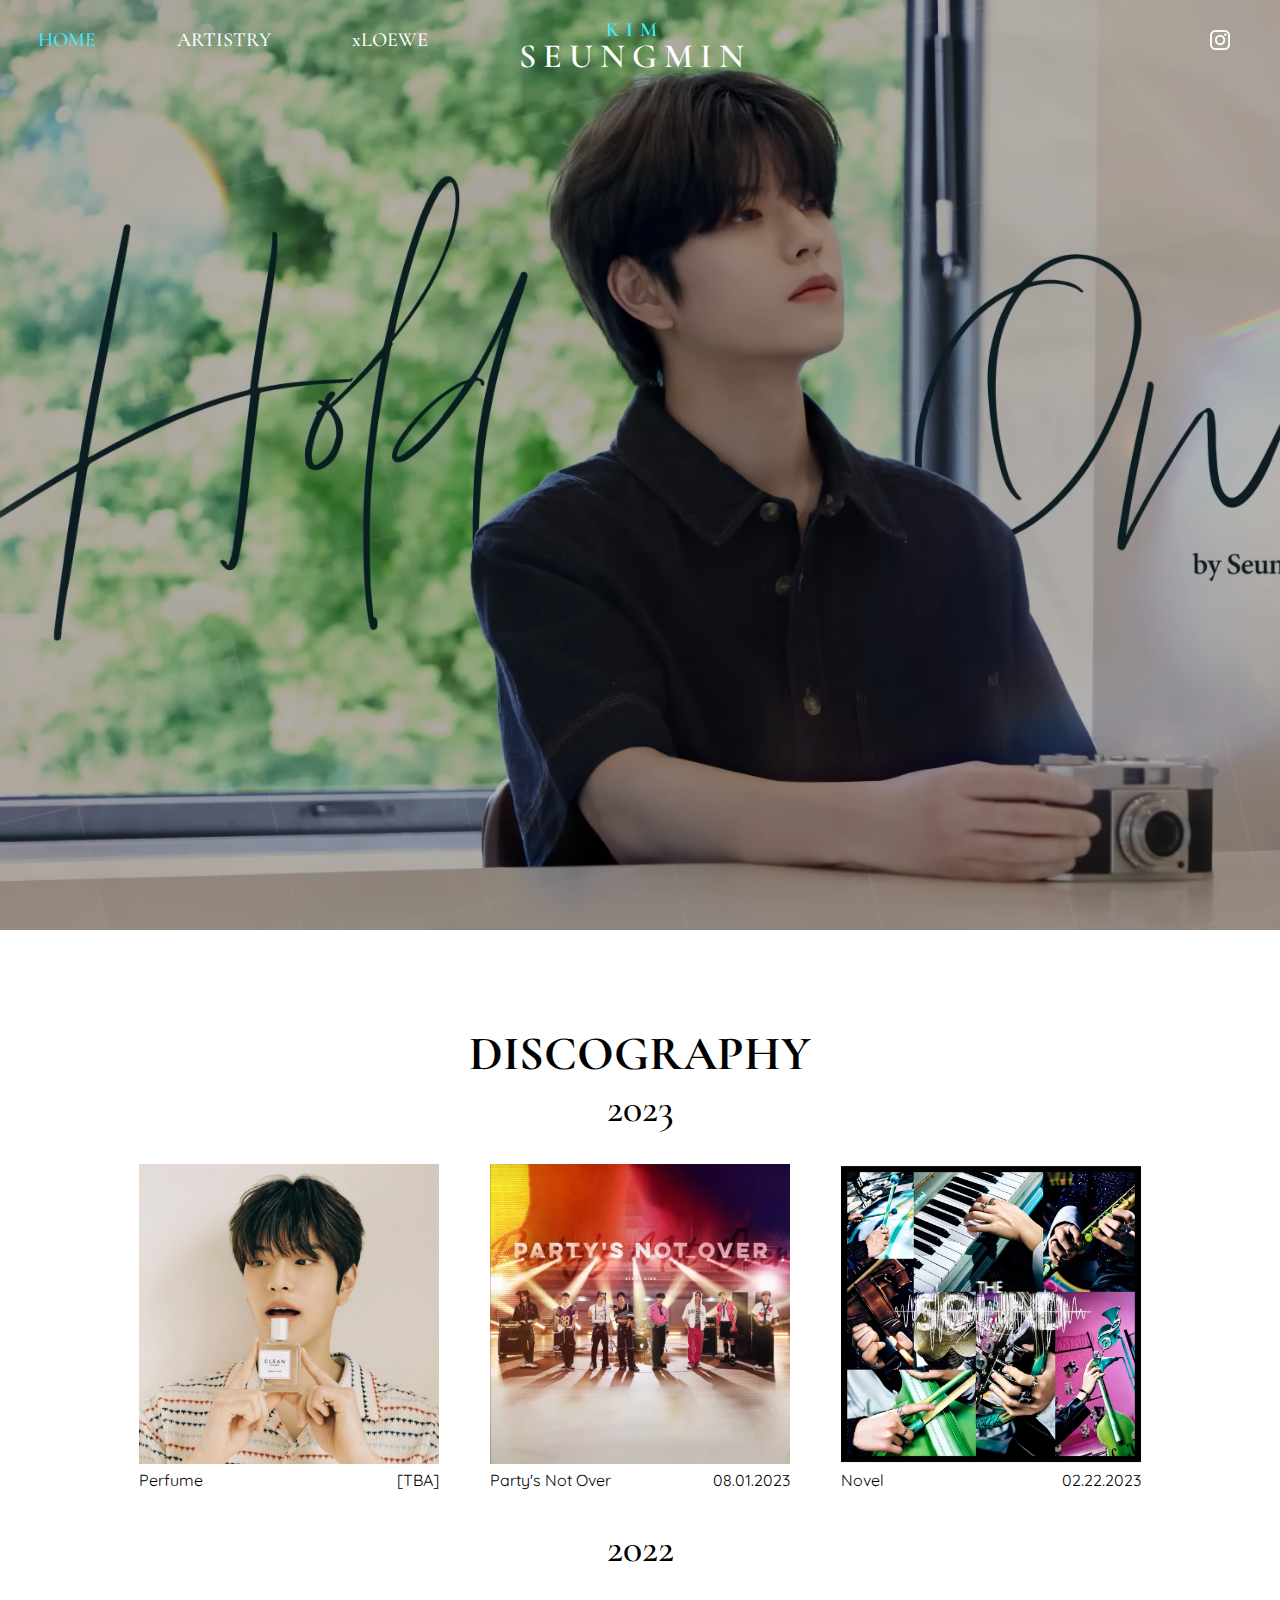
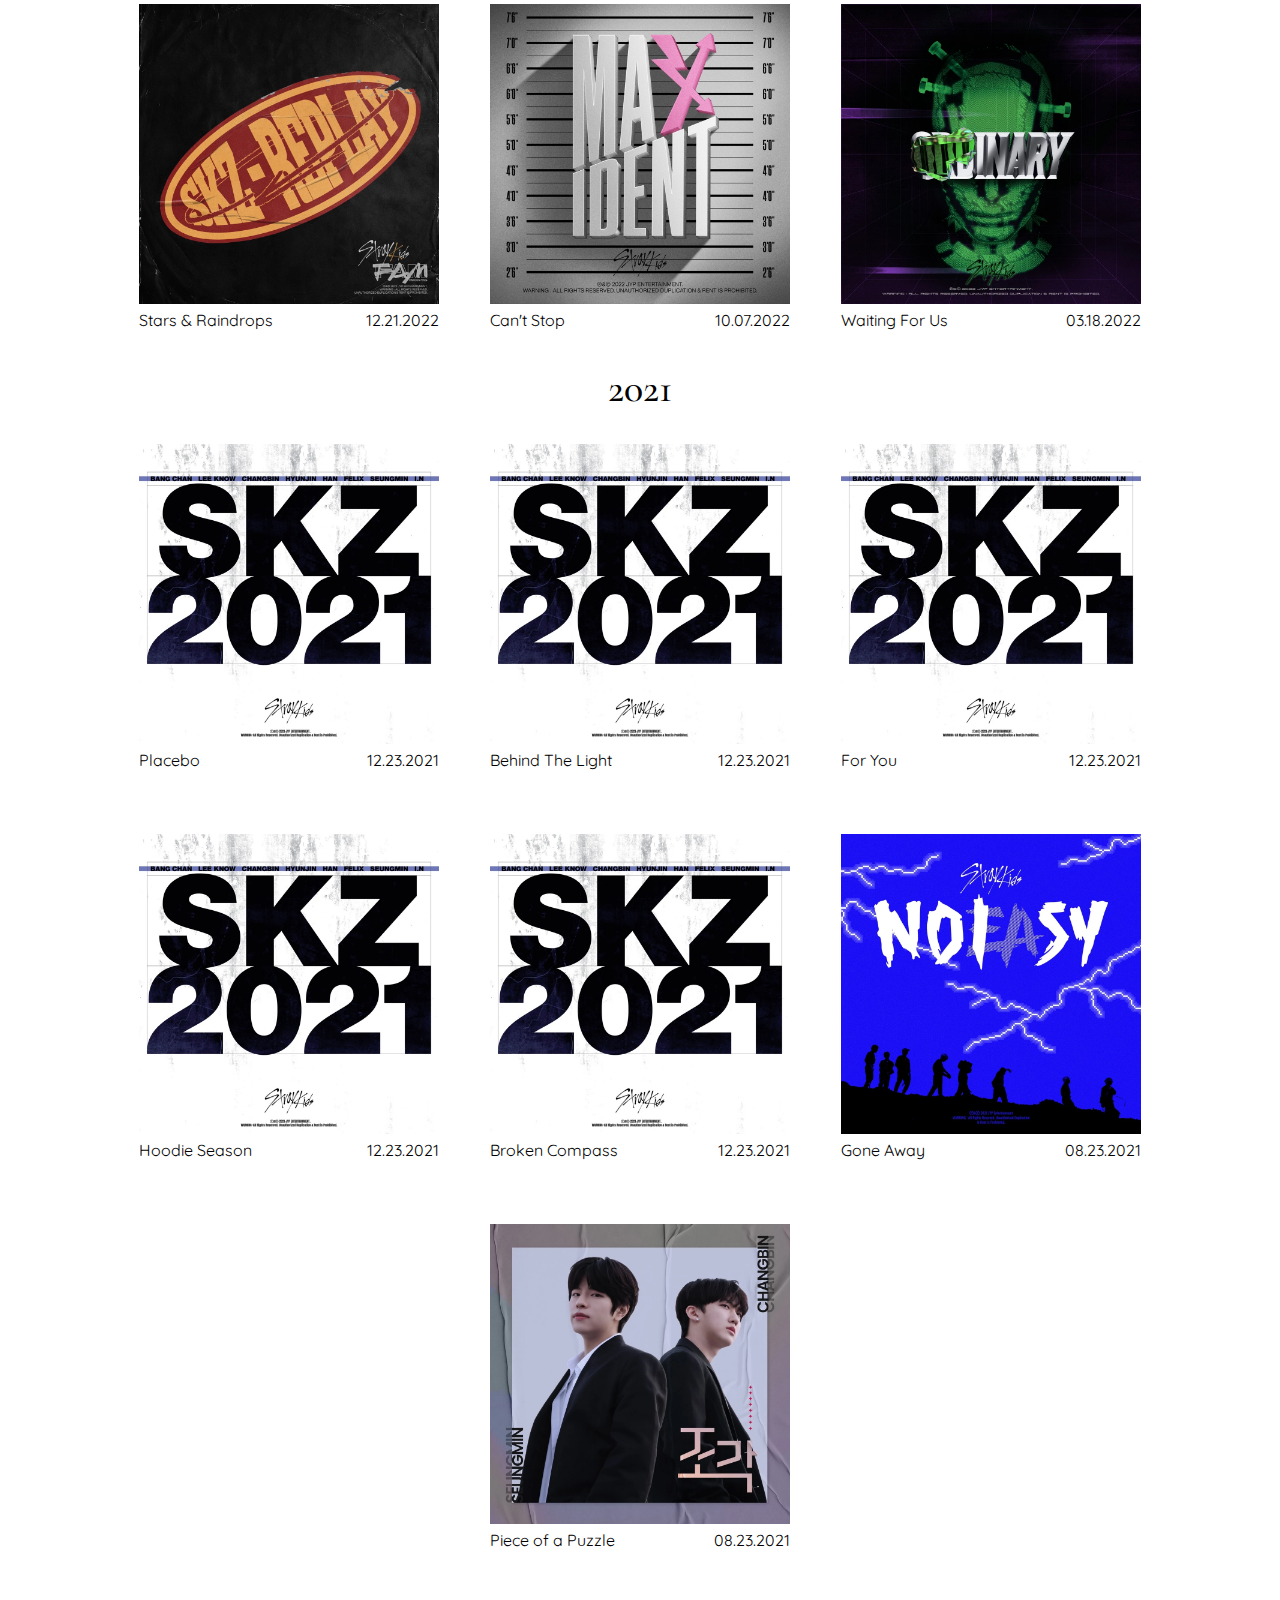
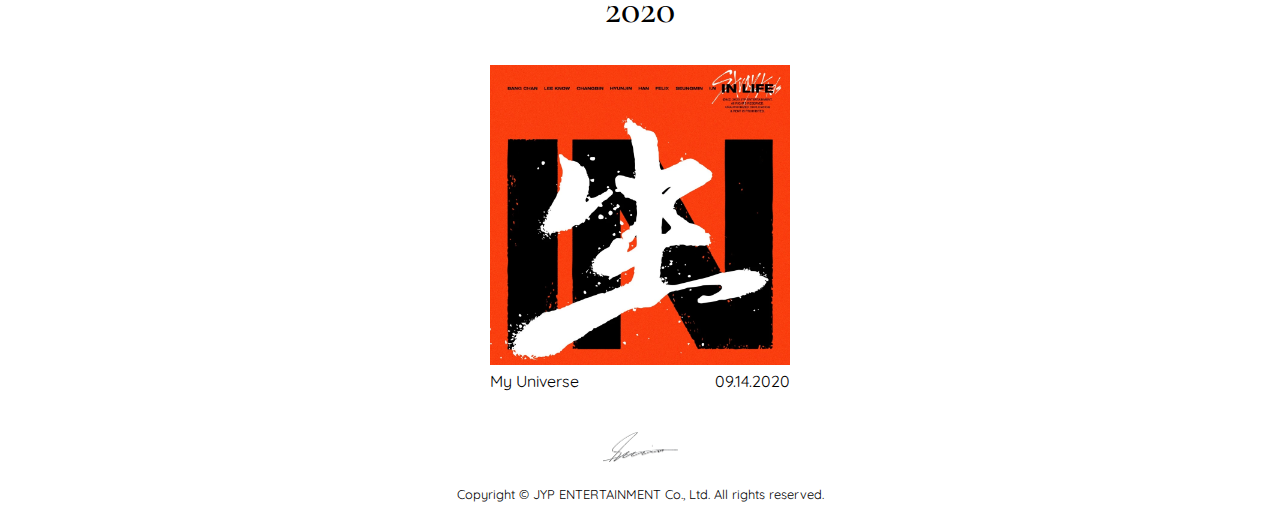
<file: artistry.html>
<!DOCTYPE html>
<html lang="en">
<head>
    <meta charset="UTF-8">
    <meta name="viewport" content="width=device-width, initial-scale=1.0">
    <title>Seungmin | Artistry</title>
    <link rel="icon" href="images/skz-favicon.jpg">

    <link rel="preconnect" href="https://fonts.googleapis.com">
    <link rel="preconnect" href="https://fonts.gstatic.com" crossorigin>
    <link href="https://fonts.googleapis.com/css2?family=Cormorant+Garamond:ital,wght@0,300;0,400;0,500;0,600;0,700;1,300;1,400;1,500;1,600;1,700&family=Quicksand:wght@300..700&display=swap" rel="stylesheet">

    <link rel="stylesheet" href="styles/reset.css">
    <link rel="stylesheet" href="styles/style.css">
</head>

<body>
    <header>
        <!-- Desktop Navigation -->
        <nav id="desktop-nav">
            <a class="blue" href="index.html">HOME</a>
            <a class="blue" href="artistry.html">ARTISTRY</a>
            <a class="blue" href="xloewe.html">xLOEWE</a>
            <a href="https://www.instagram.com/miniverse.___/" target="_blank"><img id="insta-logo" src="images/insta-logo.png" alt="Instagram Logo"></a>
            <a id="blue-wordmark" class="blue" href="index.html">KIM<br><span>SEUNGMIN</span></a>
        </nav>    
        
        <!-- Mobile/Tablet Navigation -->
        <nav id="mobile-nav">
            <button onclick="toggleMenu()"><img id="menu-logo" src="images/menu-icon.png" alt="Menu Icon"></button><br>
            <a id="blue-wordmark" class="blue" href="index.html">KIM<br><span>SEUNGMIN</span></a>
            <a class="link blue hide" href="index.html">HOME</a><br>
            <a class="link blue hide" href="artistry.html">ARTISTRY</a><br>
            <a class="link blue hide" href="xloewe.html">xLOEWE</a><br>
            <a class="link hide" href="https://www.instagram.com/miniverse.___/" target="_blank"><img id="insta-logo" src="images/insta-logo.png" alt="Instagram Logo"></a>
        </nav>

        <img id="banner" src="images/hold-on-banner.png" alt="Hold On Banner Image">
    </header>

    <main>
        <div id="discography"> <!--Grid styling for discography-->
            <h2 class="center span-3-column">DISCOGRAPHY</h2>
            <!-- 2023 Songs -->
            <h3 class="span-3-column">2023</h3>
            <div class="album-cover">
                <a href="https://youtu.be/idqMutKUptI?si=GShNTHAWNHpD6CGI" target="_blank"><img src="images/cover-perfume.png" alt="Perfume Cover"></a>
                <p>Perfume<span>[TBA]</span></p>
            </div>
            <div class="album-cover">
                <a href="https://youtu.be/cMXk7cjr_tc?si=g0oa8G9If0N93zud" target="_blank"><img src="images/cover-partys-not-over.png" alt="Party's Not Over Cover"></a>
                <p>Party's Not Over<span>08.01.2023</span></p>
            </div>
            <div class="album-cover">
                <a href="https://youtu.be/1nEXM0BW8vw?si=c37uIcB-AYFAsM2T" target="_blank"><img src="images/cover-novel.webp" alt="Novel Cover"></a>
                <p>Novel<span>02.22.2023</span></p>
            </div>

            <!-- 2022 Songs -->
            <h3 class="span-3-column">2022</h3>
            <div class="album-cover">
                <a href="https://youtu.be/duO5zmmBYVo?si=UPASCGZvDZOuFC0F" target="_blank"><img src="images/cover-stars-and-raindrops.webp" alt="Stars & Raindrops Cover"></a>
                <p>Stars & Raindrops<span>12.21.2022</span></p>
            </div>
            <div class="album-cover">
                <a href="https://youtu.be/iI2v-CXKXU4?si=WzpHuo-YZ9lgfXLC" target="_blank"><img src="images/cover-cant-stop.webp" alt="Can't Stop Cover"></a>
                <p>Can't Stop<span>10.07.2022</span></p>
            </div>
            <div class="album-cover">
                <a href="https://youtu.be/yQ0i2KmtL0g?si=_gRu4xH-CAFacu3T" target="_blank"><img src="images/cover-waiting-for-us.webp" alt="Waiting For Us Cover"></a>
                <p>Waiting For Us<span>03.18.2022</span></p>
            </div>

            <!-- 2021 Songs -->
            <h3 class="span-3-column">2021</h3>
            <div class="album-cover">
                <a href="https://youtu.be/85-yvOv4R-Q?si=_VpKJlrSixuCDmmq" target="_blank"><img src="images/cover-skz-2021.webp" alt="SKZ 2021 Cover"></a>
                <p>Placebo<span>12.23.2021</span></p>
            </div>
            <div class="album-cover">
                <a href="https://youtu.be/6geBHzLHqmE?si=ZwgCxUH3UkLA5vHr" target="_blank"><img src="images/cover-skz-2021.webp" alt="SKZ 2021 Cover"></a>
                <p>Behind The Light<span>12.23.2021</span></p>
            </div>
            <div class="album-cover">
                <a href="https://youtu.be/3vrhqCJySbk?si=ubUUQWpAOBX5iTRm" target="_blank"><img src="images/cover-skz-2021.webp" alt="SKZ 2021 Cover"></a>
                <p>For You<span>12.23.2021</span></p>
            </div>
            <div class="album-cover">
                <a href="https://youtu.be/PGgYZVPIaTw?si=zPFfwOuRkWEEp-BL" target="_blank"><img src="images/cover-skz-2021.webp" alt="SKZ 2021 Cover"></a>
                <p>Hoodie Season<span>12.23.2021</span></p>
            </div>
            <div class="album-cover">
                <a href="https://youtu.be/cfuflzhDQyI?si=7DCp9qm-Wz2jsgr1" target="_blank"><img src="images/cover-skz-2021.webp" alt="SKZ 2021 Cover"></a>
                <p>Broken Compass<span>12.23.2021</span></p>
            </div>
            <div class="album-cover">
                <a href="https://youtu.be/hu6Xh04n26w?si=uH8Mn_Y24H3HV6uB" target="_blank"><img src="images/cover-gone-away.webp" alt="Gone Away Cover"></a>
                <p>Gone Away<span>08.23.2021</span></p>
            </div>
            <div class="album-cover span-3-column">
                <a href="https://youtu.be/EkB9yZuN7xY?si=n8t6j2-iUEYiBXdF" target="_blank"><img src="images/cover-piece-of-a-puzzle.webp" alt="Piece of a Puzzle"></a>
                <p>Piece of a Puzzle<span>08.23.2021</span></p>
            </div>

            <!-- 2020 songs -->
            <h3 class="span-3-column">2020</h3>
            <div class="album-cover span-3-column">
                <a href="https://youtu.be/FyH3PqBQY3Y?si=6EALeBX_BX7v7ktb" target="_blank"><img src="images/cover-my-universe.webp" alt="My Universe"></a>
                <p>My Universe<span>09.14.2020</span></p>
            </div>
        </div>
    </main>


    <footer>
        <img id="signature" src="images/signature.webp" alt="Seungmin's Signature">
        <p class="center" id="copyright">Copyright © JYP ENTERTAINMENT Co., Ltd. All rights reserved.</p>
    </footer>

    <script src="scripts/script.js"></script>
</body>
</html>
</file>
<file: styles/style.css>
html{
    --red: rgb(192, 52, 28);
    --blue: rgb(65, 236, 255);
    --green: rgb(135, 204, 39);
}

header{
    position: relative;
    width: 100%;
    height: 100vh;
    overflow: hidden;
    padding-top: 30px;
}

a{
    color: white;
    font-family: "Cormorant Garamond", serif;
    font-weight: 500;
    font-size: 1.25em;
    text-decoration: none;
    padding: 3vw;
}

a:hover{
    color: var(--red) !important; 
}

.blue:hover{
    color: var(--blue) !important;
}

.green:hover{
    color: var(--green) !important;
}

a:visited{
    color: white;
}

#wordmark{
    color: var(--red);
    font-weight: 600;
    letter-spacing: 7px;
    display: block;
    text-align: center;
    padding: 60px;
    margin-top: -90px;
}

#wordmark span{
    color: white;
    font-size: 1.7em;
}

#blue-wordmark{
    color: var(--blue);
    font-weight: 600;
    letter-spacing: 7px;
    display: block;
    text-align: center;
    padding: 60px;
    margin-top: -90px;
}

#blue-wordmark span{
    color: white;
    font-size: 1.7em;
}

#green-wordmark{
    color: var(--green);
    font-weight: 600;
    letter-spacing: 7px;
    display: block;
    text-align: center;
    padding: 60px;
    margin-top: -90px;
}

#green-wordmark span{
    color: white;
    font-size: 1.7em;
}

#insta-logo{
    width: 1em;
    float: right;
    padding-right: 50px;
}

/* Mobile/Tablet Header */
#menu-logo{
    display: none;
}

#mobile-nav{
    display: none;
}

/* Header Background */
video {
    width: 100%;
    height: 100%;
    object-fit: cover;
    position: absolute;
    top: 0;
    z-index: -1;
  }

#banner{
    width: 100%;
    height: 100%;
    object-fit: cover;
    position: absolute;
    top:0;
    z-index:-1;
}

/* ------------------------------------------------------------------------------------------------------------------------------------------------------------- */
/* Intro Text */
#intro{
    padding: 100px 15vw 100px 15vw;
}

/* Homepage Image Display Menu */
#era-menu{
    color: white;
    background-color: black;
    padding: 4vw;
    
    display: grid;
    text-align: center;
    grid-template-columns: 1fr 1fr 1fr;
    column-gap: 4vw;
    row-gap: 25px;
}

button {
    font-family: "Cormorant Garamond", serif;
    font-weight: 700;
    font-style: bold;
    font-size: 1.5em;

    color: white;
    background: none;
    border: none;
    outline: none;
    box-shadow: none;
    cursor: pointer;
}

button:hover{
    color: var(--red);
}

/* Homepage Image Display */
.home-display{
    display: grid;
    grid-template-columns: 1fr 1fr;
    grid-template-rows: auto auto;
    column-gap: 4vw;
    padding: 4vw;
}

.home-display img{
    max-width: 100%;
    height: 100%;
    object-fit: cover;
}

.span-2-row{
    grid-row: span 2;
}

.span-3-column{
    grid-column: span 3;
}

.album{
    padding: 2vw;
    text-align: right;
}

.hide{
    display: none;
}

/* ------------------------------------------------------------------------------------------------------------------------------------------------------------- */
/* Artistry Discography */
#discography{
    margin-top: 100px;
    display: grid;
    grid-template-columns: auto auto auto;
    row-gap: 10px;
    justify-content: center;
    justify-items: center;
}

.album-cover{
    padding: 2vw;
}

.album-cover img{
    max-width: 300px;
}

.album-cover a{
    padding: 0;
}

.album-cover a:hover{
    opacity: 60%;
}

.album-cover span{
    float: right;
}

/* ------------------------------------------------------------------------------------------------------------------------------------------------------------- */
/* xLOEWE */
#intro-banner{
    width: 50vw;
    height: 600px;
    margin-left: 4vw;
    background-image: url('../images/loewe-1.jpg');
    background-attachment: fixed;
    background-repeat: no-repeat;
    background-size: fit;
}

#loewe-intro{
    display: grid;
    grid-template-columns: auto auto;
    margin-top: 100px;
}

#loewe-intro h2{
    color: white;
    background-color: rgba(0,0,0,0.7);
    margin-top: 30px;
    margin-left: -200px;
    padding: 10px;
    width: 40vw;
}

#loewe-intro p{
    color: white;
    background-color: rgba(0,0,0,0.7);
    margin-left: -200px;
    padding: 10px;
    width: 40vw;
}

/* Loewe Gallery Display */
#gallery{
    display: grid;
    grid-template-columns: 1.25fr 1fr;
    column-gap: 2vw;
    row-gap: 30px;
    padding: 4vw;
    margin-top: 25%;
}

#gallery :nth-child(2){
    grid-row: span 2;
}

#gallery img{
    margin: 0px 60px 0px;
    width: 100%;
    grid-row: span 2;
    border: 20px solid white;
}

#gallery-parallax{
    width: 50vw;
    height: 100%;
    background-attachment: fixed;
    background-repeat: no-repeat;
    background-size: fit;
    background-position: right;
    background-image: url('../images/loewe-2.jpg');
    z-index: -1;
}

#gallery h2{
    color: white;
    background-color: rgba(0,0,0,0.7);
    padding: 10px;
    margin: 30px -100px 0px 80px;
}

#gallery p{
    color: white;
    background-color: rgba(0,0,0,0.7);
    padding: 10px;
    margin: 0px -100px 0px 80px;
}

#gallery-mobile{
    display: none;
}

/* Promo Styling */
#promo-banner{
    width: 50vw;
    height: 600px;
    margin-left: 4vw;
    background-image: url('../images/loewe-4.jpg');
    background-attachment: fixed;
    background-repeat: no-repeat;
    background-size: fit;
}

#loewe-promo{
    display: grid;
    grid-template-columns: auto auto;
    margin-top: 25%;
    margin-bottom: 25%;
}

#loewe-promo h2{
    color: white;
    background-color: rgba(0,0,0,0.7);
    margin-top: 30px;
    margin-left: -200px;
    padding: 10px;
    width: 40vw;
}

#loewe-promo p{
    color: white;
    background-color: rgba(0,0,0,0.7);
    margin-left: -200px;
    padding: 10px;
    width: 40vw;
}

/* Livestream */
iframe{
    width: 1120px;
    height: 630px; 
}

#stream{
    display: flex;
    flex-direction: column;
    align-items: center;
    margin-bottom: 100px;
}

#stream h2{
    margin-bottom: 30px;
}

/* ------------------------------------------------------------------------------------------------------------------------------------------------------------- */
/* Misc */
h2{
    font-family: "Cormorant Garamond", serif;
    font-weight: 700;
    font-style: bold;
    font-size: 3em;
}

h3{
    font-family: "Cormorant Garamond", serif;
    font-weight: 500;
    font-size: 2.5em;
}

.red{
    color: var(--red);
}

.center{
    text-align: center;
}

.right{
    text-align: right;
}

p{
    font-family: "Quicksand", sans-serif;
    font-weight: 400;
    line-height: 25px;
}

/* ------------------------------------------------------------------------------------------------------------------------------------------------------------- */
/* Footer Styling */
footer{
    padding: 1vw 0vw 1vw 0vw;
    clear: both;
}

#signature{
    display: block;
    margin-left: auto;
    margin-right: auto;
    max-width: 75px;
}

#copyright{
    padding-top: 20px;
    font-size: 0.8em;
}

/* ------------------------------------------------------------------------------------------------------------------------------------------------------------- */
/* Responsive Design */
@media screen and (max-width: 1250px){
    /* Navigation Bar */
    #desktop-nav{
        display: none;
    }

    a{
        padding-right: 50px;
        line-height: 60px;
    }

    #discography a{
        line-height: 0px;
    }

    #mobile-nav{
        display: block;
        font-size: 1.25em;
        text-align: right;
    }

    #wordmark{
        padding: 20px;
        margin-top: -70px;
        line-height: 30px;
    }

    #blue-wordmark{
        padding: 20px;
        margin-top: -80px;
        line-height: 30px;
    }

    #green-wordmark{
        padding: 20px;
        margin-top: -80px;
        line-height: 30px;
    }
    
    #menu-logo{
        display: block;
        width: 0.8em;
        padding-right: 50px;
    }

    #insta-logo{
        padding-top: 20px;
        width: 1em;
    }

    /* xLOEWE Display */
    /* Intro */
    #intro-banner{
        width: 70vw;
        height: 500px;
        padding: 10px;
        margin-left: auto;
        margin-right: auto;
        background-image: url('../images/loewe-1.jpg');
        background-attachment: fixed;
        background-repeat: no-repeat;
        background-size: fit;
        background-position: center;

    }
    
    #loewe-intro{
        display: grid;
        grid-template-columns: auto;
        margin-top: 100px;
        justify-content: center;
    }
    
    #loewe-intro h2{
        color: white;
        background-color: rgba(0,0,0,0.7);
        margin-top: 30px;
        margin-left: auto;
        margin-right: auto;
        padding: 10px;
        width: 70vw;
    }
    
    #loewe-intro p{
        color: white;
        background-color: rgba(0,0,0,0.7);
        margin-left: auto;
        margin-right: auto;
        padding: 10px;
        width: 70vw;
    }

    /* Mobile Gallery */
    #gallery{
        display: none;
    }

    #gallery-mobile{
        display: grid;
        grid-template-columns: 1fr;
        row-gap: 30px;
    }

    #gallery-parallax{
        width: 70vw;
        height: 500px;
        padding: 10px;
        margin-top: 25%;
        margin-left: auto;
        margin-right: auto;
        background-image: url('../images/loewe-2.jpg');
        background-attachment: fixed;
        background-repeat: no-repeat;
        background-size: fit;
        background-position: center;
    }

    #gallery-mobile img{
        margin: 0px auto 0px auto;
        width: 70vw;
        object-fit: fill;
    }
    
    #gallery-mobile h2{
        color: white;
        background-color: rgba(0,0,0,0.7);
        width: 70vw;
        padding: 10px;
        margin: 0px auto 0px auto;
    }
    
    #gallery-mobile p{
        color: white;
        background-color: rgba(0,0,0,0.7);
        width: 70vw;
        padding: 10px;
        margin: 0px auto 0px auto;
    }

    /* Promo */
    #promo-banner{
        width: 70vw;
        height: 500px;
        margin-top: 25%;
        padding: 10px;
        margin-left: auto;
        margin-right: auto;
        background-image: url('../images/loewe-4-mobile.jpg');
        background-attachment: fixed;
        background-repeat: no-repeat;
        background-size: fit;
        background-position: center;
    }
    
    #loewe-promo{
        display: grid;
        grid-template-columns: auto;
        margin-top: 100px;
        justify-content: center;
    }
    
    #loewe-promo h2{
        color: white;
        background-color: rgba(0,0,0,0.7);
        margin-top: 30px;
        margin-left: auto;
        margin-right: auto;
        padding: 10px;
        width: 70vw;
    }
    
    #loewe-promo p{
        color: white;
        background-color: rgba(0,0,0,0.7);
        margin-left: auto;
        margin-right: auto;
        padding: 10px;
        width: 70vw;
    }

    /* Livestream */
    iframe{
        width: 840px;
        height: 472.5px; 
    }
}

/* ------------------------------------------------------------------------------------------------------------------------------------------------------------- */
/* For Artistry grid layout and xLOEWE */
@media screen and (max-width: 1050px){
    #discography{
        margin-top: 100px;
        display: grid;
        grid-template-columns: auto auto;
        row-gap: 10px;
        justify-content: center;
        justify-items: center;
    }

    #discography .span-3-column{
        grid-column: span 2;
    }

    #discography :nth-child(5){ /* Novel Cover */
        grid-column: span 2;
    }

    #discography :nth-child(9){ /* Waiting For Us Cover */
        grid-column: span 2;
    }

    /* Livestream */
    iframe{
        width: 600px;
        height: 337.5px; 
    }
}

/* ------------------------------------------------------------------------------------------------------------------------------------------------------------- */
/* When the homepage grid starts getting very scuffed */
@media screen and (max-width: 700px){
    .home-display{
        grid-template-columns: 1fr;
        grid-template-rows: auto auto auto;
    }

    .album{
        text-align: center;
    }

    button{
        font-size: 1.25em;
    }

    #menu-logo{
        display: block;
        width: 0.5em;
        padding-right: 20px;
        font-size: 2em;
    }

    a{
        font-size: 1em;
        padding-right: 20px;
        line-height: 60px;
    }

    #insta-logo{
        padding-top: 20px;
        padding-right: 20px;
        width: 1em;
    }
    
    /* Artistry Page */
    #discography{
        margin-top: 100px;
        display: grid;
        grid-template-columns: auto;
        row-gap: 10px;
        justify-content: center;
        justify-items: center;
    }

    #discography .span-3-column{
        grid-column: span 1;
    }
    
    #discography :nth-child(5){ /* Novel Cover */
        grid-column: span 1;
    }

    #discography :nth-child(9){ /* Waiting For Us Cover */
        grid-column: span 1;
    }

    /* xLOEWE */
    #promo-banner{
        background-image: url('../images/loewe-4-mobile-700.jpg');
    }

    /* Misc */
    h2{
        font-size: 2.5em;
    }
    
    p{
        line-height: 20px;
    }

    #discography p{
        font-size: 1em;
        line-height: 20px;
    }
}

/* To adjust video size on xLOEWE page */
@media screen and (max-width: 600px){
    /* Livestream */
    iframe{
        width: 350px;
        height: 197px; 
    }
}
</file>
